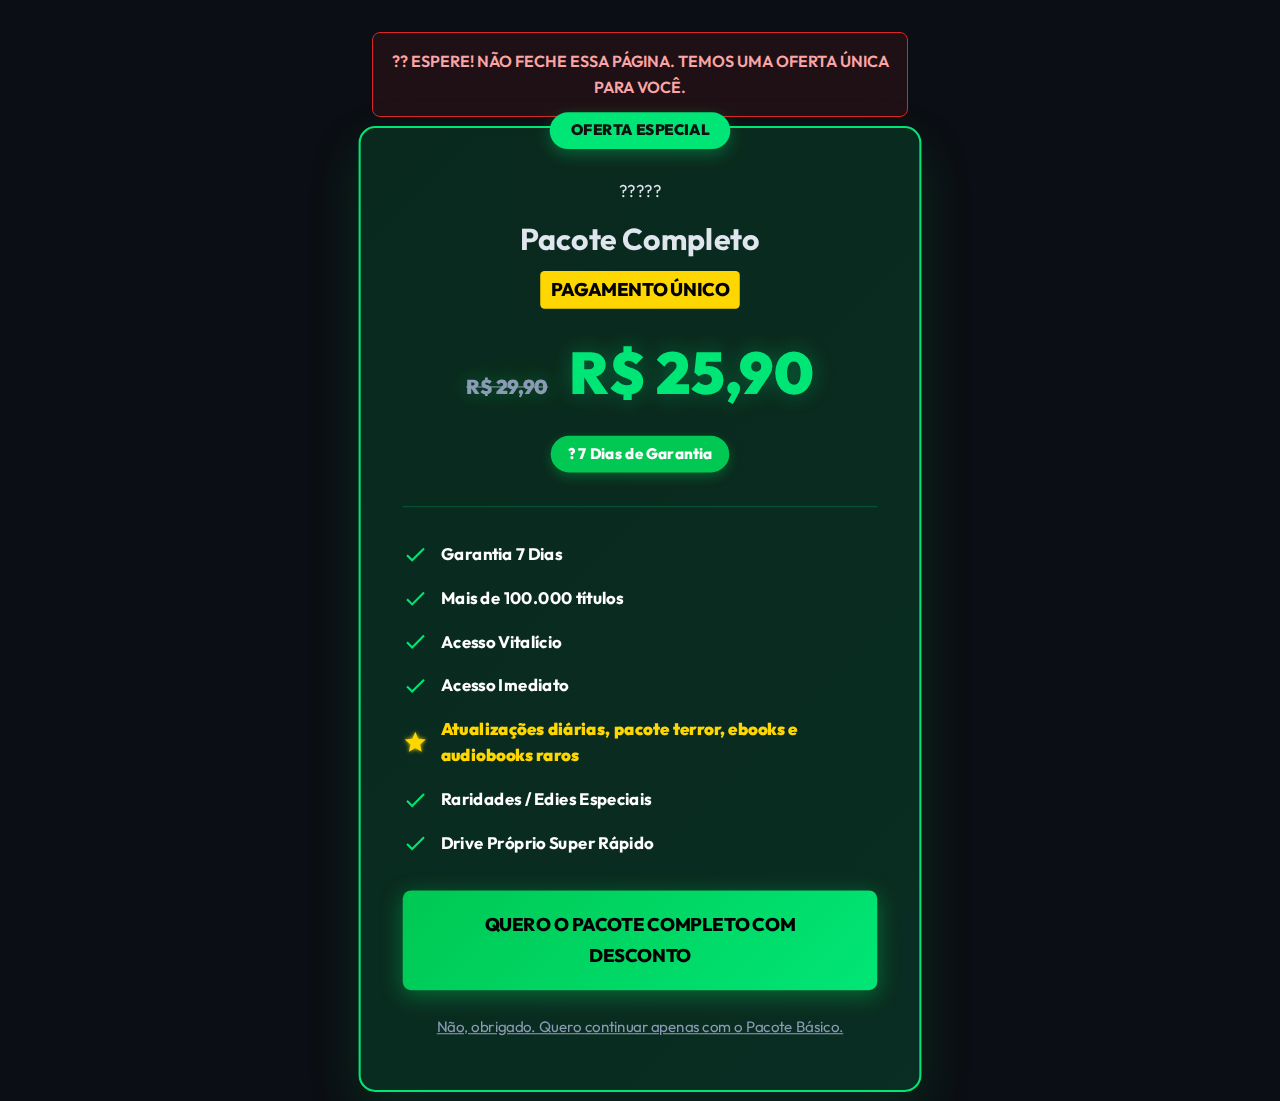
<file: oferta.html>
<!DOCTYPE html>
<html lang="pt-BR">

<head>
    <meta charset="UTF-8">
    <meta name="viewport" content="width=device-width, initial-scale=1.0">
    <meta name="description" content="HQFlix Brasil - OFERTA ESPECIAL.">
    <title>HQFlix Brasil | Oferta Especial</title>
    <link rel="preconnect" href="https://fonts.googleapis.com">
    <link rel="preconnect" href="https://fonts.gstatic.com" crossorigin>
    <link href="https://fonts.googleapis.com/css2?family=Outfit:wght@300;400;500;700;800;900&display=swap"
        rel="stylesheet">
    <!-- Async CSS Loading -->
    <link rel="preload" as="style" href="./style.css" onload="this.onload=null;this.rel='stylesheet'">
    <noscript>
        <link rel="stylesheet" href="./style.css">
    </noscript>

    <!-- Meta Pixel & UTMify (Immediate load to ensure PageView fires) -->
    <script src="https://cdn.utmify.com.br/scripts/utms/latest.js" data-utmify-prevent-xcod-sck
        data-utmify-prevent-subids async></script>
    <script>
        window.pixelId = "6840e467a0535421595a09f1";
    </script>
    <script src="https://cdn.utmify.com.br/scripts/pixel/pixel.js" async></script>
    <style>
        /* BASE RESTORES FOR INDEPENDENT RENDER */
        :root {
            --bg-dark: #0B0E14;
            --bg-card: #151A25;
            --text-main: #E0E6ED;
            --text-muted: #8B9BB4;
            --accent-gold: #FFD700;
            --font-main: 'Outfit', sans-serif;
            --transition: all 0.3s cubic-bezier(0.25, 0.8, 0.25, 1);
        }

        * {
            margin: 0;
            padding: 0;
            box-sizing: border-box;
        }

        body {
            font-family: var(--font-main);
            background-color: var(--bg-dark);
            color: var(--text-main);
            min-height: 100vh;
            display: flex;
            align-items: center;
            justify-content: center;
            line-height: 1.6;
        }

        .oferta-container {
            max-width: 600px;
            width: 100%;
            padding: 2rem;
            margin: 0 auto;
        }

        .alert-offer {
            background: rgba(220, 38, 38, 0.1);
            border: 1px solid #dc2626;
            color: #fca5a5;
            padding: 1rem;
            border-radius: 8px;
            text-align: center;
            font-weight: 600;
            margin-bottom: 2rem;
            animation: pulse-border 2s infinite;
        }

        @keyframes pulse-border {
            0% {
                box-shadow: 0 0 0 0 rgba(220, 38, 38, 0.4);
            }

            70% {
                box-shadow: 0 0 0 10px rgba(220, 38, 38, 0);
            }

            100% {
                box-shadow: 0 0 0 0 rgba(220, 38, 38, 0);
            }
        }

        /* Essential components */
        .pricing-card {
            background: var(--bg-card);
            border: 1px solid rgba(255, 255, 255, 0.08);
            border-radius: 16px;
            padding: 3rem 2.5rem;
            position: relative;
            box-shadow: 0 10px 30px rgba(0, 0, 0, 0.2);
        }

        .pricing-card.complete {
            background: linear-gradient(135deg, rgba(0, 200, 83, 0.15), rgba(0, 230, 118, 0.15));
            border-color: #00E676;
            transform: scale(1.05);
            /* Slight lift */
            margin-top: 2rem;
        }

        .best-seller-ribbon {
            position: absolute;
            top: -15px;
            left: 50%;
            transform: translateX(-50%);
            background: #00E676;
            color: #111;
            padding: 6px 20px;
            border-radius: 20px;
            font-weight: 900;
            font-size: 0.9rem;
            box-shadow: 0 5px 15px rgba(0, 230, 118, 0.3);
            white-space: nowrap;
        }

        .pricing-header {
            text-align: center;
            margin-bottom: 2rem;
            padding-bottom: 2rem;
            border-bottom: 1px solid rgba(0, 230, 118, 0.2);
        }

        .pricing-header h3 {
            font-size: 1.8rem;
            margin-bottom: 0.5rem;
        }

        .pricing-desc {
            color: var(--text-muted);
            font-size: 0.95rem;
        }

        .price {
            font-size: 3.5rem;
            font-weight: 900;
            margin-top: 1rem;
        }

        .gold-text {
            color: #00E676;
            text-shadow: 0 0 20px rgba(0, 230, 118, 0.3);
        }

        .old-price {
            text-decoration: line-through;
            color: var(--text-muted);
            font-size: 1.2rem;
            margin-right: 10px;
        }

        .pricing-guarantee {
            display: inline-block;
            background: #00C853;
            color: #FFF;
            padding: 6px 16px;
            border-radius: 20px;
            font-weight: 800;
            font-size: 0.9rem;
            margin-top: 1rem;
            box-shadow: 0 4px 10px rgba(0, 200, 83, 0.3);
        }

        .feature-list {
            list-style: none;
            padding: 0;
            margin-bottom: 2rem;
        }

        .feature-list li {
            display: flex;
            align-items: center;
            margin-bottom: 1rem;
            font-size: 1rem;
            color: #FFF;
        }

        .feature-list svg {
            width: 24px;
            height: 24px;
            margin-right: 12px;
            flex-shrink: 0;
        }

        .btn {
            display: inline-block;
            padding: 1rem 2rem;
            border-radius: 8px;
            font-weight: 800;
            text-align: center;
            cursor: pointer;
            transition: var(--transition);
            text-decoration: none;
            border: none;
        }

        .btn-block {
            width: 100%;
            display: block;
        }

        .btn-lg {
            padding: 1.2rem 2.5rem;
            font-size: 1.1rem;
        }

        .btn-gold {
            background: linear-gradient(135deg, #00C853, #00E676);
            color: #000;
            box-shadow: 0 5px 20px rgba(0, 200, 83, 0.4);
        }

        .pulse {
            animation: pulseGlow 2s infinite;
        }

        @keyframes pulseGlow {
            0% {
                box-shadow: 0 0 0 0 rgba(0, 230, 118, 0.7);
            }

            70% {
                box-shadow: 0 0 0 15px rgba(0, 230, 118, 0);
            }

            100% {
                box-shadow: 0 0 0 0 rgba(0, 230, 118, 0);
            }
        }

        .mb-xs {
            margin-bottom: 0.5rem;
        }

        .btn-link-sm {
            display: block;
            text-align: center;
            color: var(--text-muted);
            text-decoration: underline;
            margin-top: 1.5rem;
            font-size: 0.9rem;
            transition: var(--transition);
        }

        .btn-link-sm:hover {
            color: #FFF;
        }
    </style>
</head>

<body>

    <div class="oferta-container">

        <div class="alert-offer">
            ?? ESPERE! N&Atilde;O FECHE ESSA P&Aacute;GINA. TEMOS UMA OFERTA &Uacute;NICA PARA VOC&Ecirc;.
        </div>

        <!-- Complete Package (Gold/Attractive) -->
        <div class="pricing-card complete" style="margin: 0; margin-top: 20px;">
            <div class="best-seller-ribbon">OFERTA ESPECIAL</div>
            <div class="pricing-header">
                <div class="stars-text mb-xs">?????</div>
                <h3>Pacote Completo</h3>
                <p class="pricing-desc"
                    style="background: var(--accent-gold); color: #000; padding: 4px 10px; border-radius: 4px; font-weight: 800; display: inline-block; font-size: 1.1rem; text-transform: uppercase;">
                    PAGAMENTO &Uacute;NICO</p>
                <div class="price gold-text">
                    <span class="old-price">R$ 29,90</span> R$ 25,90
                </div>
                <div class="pricing-guarantee">? 7 Dias de Garantia</div>
            </div>
            <div class="pricing-body">
                <ul class="feature-list active-all">
                    <li><svg viewBox="0 0 24 24">
                            <path fill="#00E676" d="M9 16.17L4.83 12l-1.42 1.41L9 19 21 7l-1.41-1.41z" />
                        </svg> <strong>Garantia 7 Dias</strong></li>
                    <li><svg viewBox="0 0 24 24">
                            <path fill="#00E676" d="M9 16.17L4.83 12l-1.42 1.41L9 19 21 7l-1.41-1.41z" />
                        </svg> <strong>Mais de 100.000 t&iacute;tulos</strong></li>
                    <li><svg viewBox="0 0 24 24">
                            <path fill="#00E676" d="M9 16.17L4.83 12l-1.42 1.41L9 19 21 7l-1.41-1.41z" />
                        </svg> <strong>Acesso Vital&iacute;cio</strong></li>
                    <li><svg viewBox="0 0 24 24">
                            <path fill="#00E676" d="M9 16.17L4.83 12l-1.42 1.41L9 19 21 7l-1.41-1.41z" />
                        </svg> <strong>Acesso Imediato</strong></li>

                    <li style="color: var(--accent-gold); font-weight: bold;"><svg viewBox="0 0 24 24"
                            style="filter: drop-shadow(0 0 2px var(--accent-gold));">
                            <path fill="#FFD700"
                                d="M12 17.27L18.18 21l-1.64-7.03L22 9.24l-7.19-.61L12 2 9.19 8.63 2 9.24l5.46 4.73L5.82 21z" />
                        </svg> <strong>Atualizações diárias, pacote terror, ebooks e audiobooks raros</strong></li>
                    <li><svg viewBox="0 0 24 24">
                            <path fill="#00E676" d="M9 16.17L4.83 12l-1.42 1.41L9 19 21 7l-1.41-1.41z" />
                        </svg> <strong>Raridades / Edies Especiais</strong></li>
                    <li><svg viewBox="0 0 24 24">
                            <path fill="#00E676" d="M9 16.17L4.83 12l-1.42 1.41L9 19 21 7l-1.41-1.41z" />
                        </svg> <strong>Drive Pr&oacute;prio Super R&aacute;pido</strong></li>
                </ul>
                <a href="https://loja.hqflixbrasil.com/checkout/v4/tJGcU8PWuhvthBSaVSUM"
                    class="btn btn-gold btn-block btn-lg pulse" style="margin-top:20px; text-transform:uppercase;">QUERO
                    O PACOTE COMPLETO COM DESCONTO</a>

                <a href="https://loja.hqflixbrasil.com/checkout/v2/70QsIw7TeVzDMmHt5odj" class="btn-link-sm">N&atilde;o,
                    obrigado. Quero continuar apenas com o Pacote B&aacute;sico.</a>
            </div>
        </div>

    </div>

    <!-- BACK REDIRECT SCRIPT -->
    <script>
        (function () {
            var url = "https://hqflixbrasil.com/ultima-chance.html";
            window.history.pushState({ page: 1 }, "", "");
            window.history.pushState({ page: 2 }, "", "");
            window.addEventListener("popstate", function (event) {
                if (event.state && event.state.page === 1) {
                    window.location.replace(url);
                }
            });
        })();
    </script>
</body>

</html>
</file>
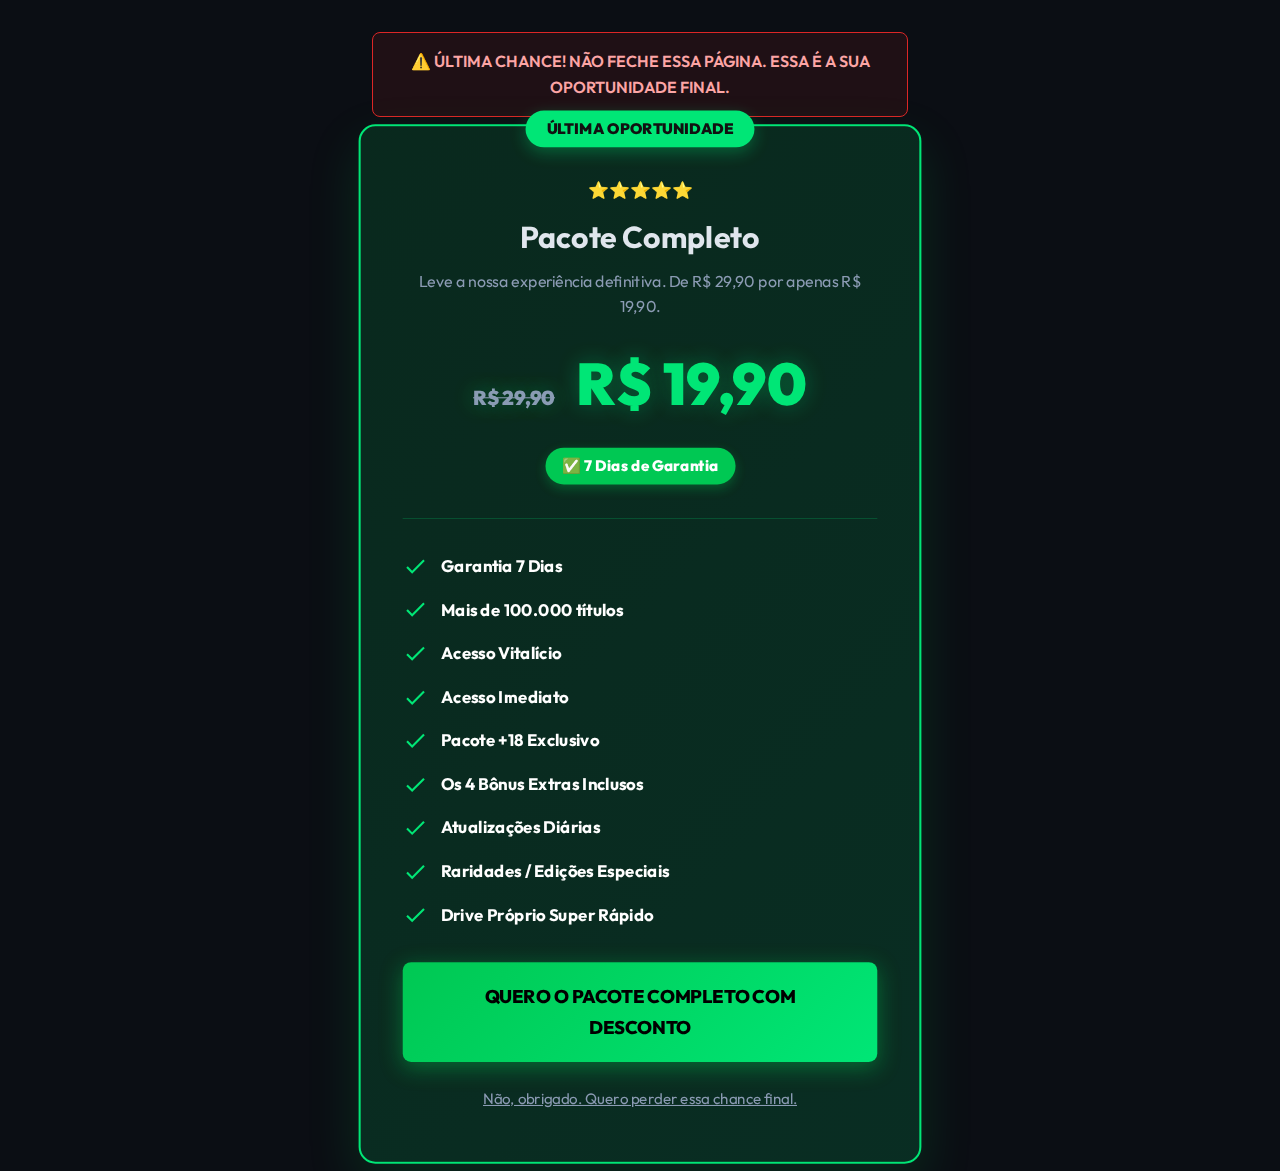
<file: ultima-chance.html>
<!DOCTYPE html>
<html lang="pt-BR">

<head>
    <meta charset="UTF-8">
    <meta name="viewport" content="width=device-width, initial-scale=1.0">
    <meta name="description" content="HQFlix Brasil - ÚLTIMA CHANCE.">
    <title>HQFlix Brasil | Última Chance</title>
    <link rel="preconnect" href="https://fonts.googleapis.com">
    <link rel="preconnect" href="https://fonts.gstatic.com" crossorigin>
    <link href="https://fonts.googleapis.com/css2?family=Outfit:wght@300;400;500;700;800;900&display=swap"
        rel="stylesheet">
    <link rel="stylesheet" href="./style.css">

    <!-- UTMify Script -->
    <script src="https://cdn.utmify.com.br/scripts/utms/latest.js" data-utmify-prevent-xcod-sck
        data-utmify-prevent-subids async defer></script>

    <!-- UTMify Pixel -->
    <script>
        window.pixelId = "6840e467a0535421595a09f1";
        var a = document.createElement("script");
        a.setAttribute("async", "");
        a.setAttribute("defer", "");
        a.setAttribute("src", "https://cdn.utmify.com.br/scripts/pixel/pixel.js");
        document.head.appendChild(a);
    </script>
    <style>
        /* BASE RESTORES FOR INDEPENDENT RENDER */
        :root {
            --bg-dark: #0B0E14;
            --bg-card: #151A25;
            --text-main: #E0E6ED;
            --text-muted: #8B9BB4;
            --accent-gold: #FFD700;
            --font-main: 'Outfit', sans-serif;
            --transition: all 0.3s cubic-bezier(0.25, 0.8, 0.25, 1);
        }

        * {
            margin: 0;
            padding: 0;
            box-sizing: border-box;
        }

        body {
            font-family: var(--font-main);
            background-color: var(--bg-dark);
            color: var(--text-main);
            min-height: 100vh;
            display: flex;
            align-items: center;
            justify-content: center;
            line-height: 1.6;
        }

        .oferta-container {
            max-width: 600px;
            width: 100%;
            padding: 2rem;
            margin: 0 auto;
        }

        .alert-offer {
            background: rgba(220, 38, 38, 0.1);
            border: 1px solid #dc2626;
            color: #fca5a5;
            padding: 1rem;
            border-radius: 8px;
            text-align: center;
            font-weight: 600;
            margin-bottom: 2rem;
            animation: pulse-border 2s infinite;
        }

        @keyframes pulse-border {
            0% {
                box-shadow: 0 0 0 0 rgba(220, 38, 38, 0.4);
            }

            70% {
                box-shadow: 0 0 0 10px rgba(220, 38, 38, 0);
            }

            100% {
                box-shadow: 0 0 0 0 rgba(220, 38, 38, 0);
            }
        }

        /* Essential components */
        .pricing-card {
            background: var(--bg-card);
            border: 1px solid rgba(255, 255, 255, 0.08);
            border-radius: 16px;
            padding: 3rem 2.5rem;
            position: relative;
            box-shadow: 0 10px 30px rgba(0, 0, 0, 0.2);
        }

        .pricing-card.complete {
            background: linear-gradient(135deg, rgba(0, 200, 83, 0.15), rgba(0, 230, 118, 0.15));
            border-color: #00E676;
            transform: scale(1.05);
            /* Slight lift */
            margin-top: 2rem;
        }

        .best-seller-ribbon {
            position: absolute;
            top: -15px;
            left: 50%;
            transform: translateX(-50%);
            background: #00E676;
            color: #111;
            padding: 6px 20px;
            border-radius: 20px;
            font-weight: 900;
            font-size: 0.9rem;
            box-shadow: 0 5px 15px rgba(0, 230, 118, 0.3);
            white-space: nowrap;
        }

        .pricing-header {
            text-align: center;
            margin-bottom: 2rem;
            padding-bottom: 2rem;
            border-bottom: 1px solid rgba(0, 230, 118, 0.2);
        }

        .pricing-header h3 {
            font-size: 1.8rem;
            margin-bottom: 0.5rem;
        }

        .pricing-desc {
            color: var(--text-muted);
            font-size: 0.95rem;
        }

        .price {
            font-size: 3.5rem;
            font-weight: 900;
            margin-top: 1rem;
        }

        .gold-text {
            color: #00E676;
            text-shadow: 0 0 20px rgba(0, 230, 118, 0.3);
        }

        .old-price {
            text-decoration: line-through;
            color: var(--text-muted);
            font-size: 1.2rem;
            margin-right: 10px;
        }

        .pricing-guarantee {
            display: inline-block;
            background: #00C853;
            color: #FFF;
            padding: 6px 16px;
            border-radius: 20px;
            font-weight: 800;
            font-size: 0.9rem;
            margin-top: 1rem;
            box-shadow: 0 4px 10px rgba(0, 200, 83, 0.3);
        }

        .feature-list {
            list-style: none;
            padding: 0;
            margin-bottom: 2rem;
        }

        .feature-list li {
            display: flex;
            align-items: center;
            margin-bottom: 1rem;
            font-size: 1rem;
            color: #FFF;
        }

        .feature-list svg {
            width: 24px;
            height: 24px;
            margin-right: 12px;
            flex-shrink: 0;
        }

        .btn {
            display: inline-block;
            padding: 1rem 2rem;
            border-radius: 8px;
            font-weight: 800;
            text-align: center;
            cursor: pointer;
            transition: var(--transition);
            text-decoration: none;
            border: none;
        }

        .btn-block {
            width: 100%;
            display: block;
        }

        .btn-lg {
            padding: 1.2rem 2.5rem;
            font-size: 1.1rem;
        }

        .btn-gold {
            background: linear-gradient(135deg, #00C853, #00E676);
            color: #000;
            box-shadow: 0 5px 20px rgba(0, 200, 83, 0.4);
        }

        .pulse {
            animation: pulseGlow 2s infinite;
        }

        @keyframes pulseGlow {
            0% {
                box-shadow: 0 0 0 0 rgba(0, 230, 118, 0.7);
            }

            70% {
                box-shadow: 0 0 0 15px rgba(0, 230, 118, 0);
            }

            100% {
                box-shadow: 0 0 0 0 rgba(0, 230, 118, 0);
            }
        }

        .mb-xs {
            margin-bottom: 0.5rem;
        }

        .btn-link-sm {
            display: block;
            text-align: center;
            color: var(--text-muted);
            text-decoration: underline;
            margin-top: 1.5rem;
            font-size: 0.9rem;
            transition: var(--transition);
        }

        .btn-link-sm:hover {
            color: #FFF;
        }
    </style>
</head>

<body>

    <div class="oferta-container">

        <div class="alert-offer">
            ⚠️ ÚLTIMA CHANCE! NÃO FECHE ESSA PÁGINA. ESSA É A SUA OPORTUNIDADE FINAL.
        </div>

        <!-- Complete Package (Gold/Attractive) -->
        <div class="pricing-card complete" style="margin: 0; margin-top: 20px;">
            <div class="best-seller-ribbon">ÚLTIMA OPORTUNIDADE</div>
            <div class="pricing-header">
                <div class="stars-text mb-xs">⭐⭐⭐⭐⭐</div>
                <h3>Pacote Completo</h3>
                <p class="pricing-desc">Leve a nossa experiência definitiva. De R$ 29,90 por apenas R$ 19,90.</p>
                <div class="price gold-text">
                    <span class="old-price">R$ 29,90</span> R$ 19,90
                </div>
                <div class="pricing-guarantee">✅ 7 Dias de Garantia</div>
            </div>
            <div class="pricing-body">
                <ul class="feature-list active-all">
                    <li><svg viewBox="0 0 24 24">
                            <path fill="#00E676" d="M9 16.17L4.83 12l-1.42 1.41L9 19 21 7l-1.41-1.41z" />
                        </svg> <strong>Garantia 7 Dias</strong></li>
                    <li><svg viewBox="0 0 24 24">
                            <path fill="#00E676" d="M9 16.17L4.83 12l-1.42 1.41L9 19 21 7l-1.41-1.41z" />
                        </svg> <strong>Mais de 100.000 títulos</strong></li>
                    <li><svg viewBox="0 0 24 24">
                            <path fill="#00E676" d="M9 16.17L4.83 12l-1.42 1.41L9 19 21 7l-1.41-1.41z" />
                        </svg> <strong>Acesso Vitalício</strong></li>
                    <li><svg viewBox="0 0 24 24">
                            <path fill="#00E676" d="M9 16.17L4.83 12l-1.42 1.41L9 19 21 7l-1.41-1.41z" />
                        </svg> <strong>Acesso Imediato</strong></li>
                    <li><svg viewBox="0 0 24 24">
                            <path fill="#00E676" d="M9 16.17L4.83 12l-1.42 1.41L9 19 21 7l-1.41-1.41z" />
                        </svg> <strong>Pacote +18 Exclusivo</strong></li>
                    <li><svg viewBox="0 0 24 24">
                            <path fill="#00E676" d="M9 16.17L4.83 12l-1.42 1.41L9 19 21 7l-1.41-1.41z" />
                        </svg> <strong>Os 4 Bônus Extras Inclusos</strong></li>
                    <li><svg viewBox="0 0 24 24">
                            <path fill="#00E676" d="M9 16.17L4.83 12l-1.42 1.41L9 19 21 7l-1.41-1.41z" />
                        </svg> <strong>Atualizações Diárias</strong></li>
                    <li><svg viewBox="0 0 24 24">
                            <path fill="#00E676" d="M9 16.17L4.83 12l-1.42 1.41L9 19 21 7l-1.41-1.41z" />
                        </svg> <strong>Raridades / Edições Especiais</strong></li>
                    <li><svg viewBox="0 0 24 24">
                            <path fill="#00E676" d="M9 16.17L4.83 12l-1.42 1.41L9 19 21 7l-1.41-1.41z" />
                        </svg> <strong>Drive Próprio Super Rápido</strong></li>
                </ul>
                <a href="https://loja.hqflixbrasil.com/checkout/v4/vbRFxb1EGIoqgTXcgFZJ"
                    class="btn btn-gold btn-block btn-lg pulse" style="margin-top:20px; text-transform:uppercase;">QUERO
                    O PACOTE COMPLETO COM DESCONTO</a>

                <a href="https://loja.hqflixbrasil.com/checkout/v2/70QsIw7TeVzDMmHt5odj" class="btn-link-sm">Não,
                    obrigado. Quero perder essa chance final.</a>
            </div>
        </div>

    </div>

</body>

</html>
</file>
<file: style.css>
/* GLOBAL VARIABLES & RESET */
:root {
    --bg-dark: #0B0E14;
    --bg-card: #151A25;
    --bg-card-hover: #1C2230;

    --text-main: #E0E6ED;
    --text-muted: #8B9BB4;

    --primary-blue: #2B58C9;
    --primary-blue-hover: #3A6CE6;
    --accent-blue-light: #5A8DF0;

    --accent-red: #E63946;
    --accent-gold: #FFD700;
    --accent-gold-hover: #FFC107;
    --accent-gold-glow: rgba(255, 215, 0, 0.4);

    --border-color: rgba(255, 255, 255, 0.08);
    --border-gold: rgba(255, 215, 0, 0.5);

    --font-main: 'Outfit', sans-serif;

    --transition: all 0.3s cubic-bezier(0.25, 0.8, 0.25, 1);
}

* {
    margin: 0;
    padding: 0;
    box-sizing: border-box;
}

html {
    scroll-behavior: smooth;
}

body {
    font-family: var(--font-main);
    background-color: var(--bg-dark);
    color: var(--text-main);
    line-height: 1.6;
    overflow-x: hidden;
}

img {
    max-width: 100%;
    height: auto;
    display: block;
}

a {
    text-decoration: none;
    color: inherit;
}

ul {
    list-style: none;
}

.container {
    max-width: 1200px;
    margin: 0 auto;
    padding: 0 20px;
}

.text-center {
    text-align: center;
}

.mt-sm {
    margin-top: 1rem;
}

.mt-md {
    margin-top: 2rem;
}

.mt-lg {
    margin-top: 4rem;
}

.highlight-blue {
    color: var(--accent-blue-light);
}

.highlight-gold {
    color: var(--accent-gold);
}

.highlight-red {
    color: var(--accent-red);
}

/* UTIL BUTTONS */
.btn {
    display: inline-flex;
    align-items: center;
    justify-content: center;
    padding: 0.8rem 1.5rem;
    border-radius: 8px;
    font-weight: 700;
    transition: var(--transition);
    cursor: pointer;
    text-align: center;
    border: none;
}

.btn-primary {
    background-color: var(--accent-gold);
    color: #000;
    box-shadow: 0 4px 14px var(--accent-gold-glow);
}

.btn-primary:hover {
    background-color: var(--accent-gold-hover);
    transform: translateY(-2px);
    box-shadow: 0 6px 20px rgba(255, 215, 0, 0.6);
}

.btn-gold {
    background: linear-gradient(135deg, #00C853, #00E676);
    color: #000;
    box-shadow: 0 4px 15px rgba(0, 200, 83, 0.4);
    border: 2px solid transparent;
}

.btn-gold:hover {
    box-shadow: 0 6px 20px rgba(0, 230, 118, 0.6);
    transform: translateY(-2px);
}

.btn-outline-primary {
    background: transparent;
    color: var(--primary-blue);
    border: 2px solid var(--primary-blue);
}

.btn-outline-primary:hover {
    background: rgba(43, 88, 201, 0.1);
}

.btn-lg {
    padding: 1.2rem 2.5rem;
    font-size: 1.2rem;
}

.btn-block {
    width: 100%;
}

.link-secondary {
    color: var(--text-muted);
    font-size: 0.95rem;
    text-decoration: underline;
    transition: var(--transition);
}

.link-secondary:hover {
    color: var(--text-main);
}

/* ANIMATIONS */
@keyframes pulseGlow {
    0% {
        box-shadow: 0 0 0 0 rgba(0, 230, 118, 0.7);
    }

    70% {
        box-shadow: 0 0 0 15px rgba(0, 230, 118, 0);
    }

    100% {
        box-shadow: 0 0 0 0 rgba(0, 230, 118, 0);
    }
}

.pulse {
    animation: pulseGlow 2s infinite;
}

@keyframes float {
    0% {
        transform: translateY(0px);
    }

    50% {
        transform: translateY(-15px);
    }

    100% {
        transform: translateY(0px);
    }
}

.floating {
    animation: float 6s ease-in-out infinite;
}

/* NOTIFICATION BAR */
.notification-bar {
    background: #111;
    color: var(--text-main);
    text-align: center;
    padding: 10px 0;
    font-size: 0.95rem;
    font-weight: 500;
    border-bottom: 1px solid var(--accent-red);
}

.scarcity-top {
    display: flex;
    align-items: center;
    justify-content: center;
    gap: 0.5rem;
    white-space: nowrap;
}

.scarcity-top .scarcity-icon {
    font-size: 1.1rem;
}

.scarcity-top .countdown {
    font-size: 1.1rem;
    font-weight: 800;
    color: var(--accent-red);
}

@media (max-width: 600px) {
    .notification-bar {
        font-size: 0.75rem;
        padding: 8px 5px;
    }

    .scarcity-top .scarcity-icon,
    .scarcity-top .countdown {
        font-size: 0.8rem;
    }
}

/* HEADER */
.header {
    background: rgba(11, 14, 20, 0.85);
    backdrop-filter: blur(12px);
    -webkit-backdrop-filter: blur(12px);
    position: sticky;
    top: 0;
    z-index: 100;
    border-bottom: 1px solid var(--border-color);
}

.header-inner {
    display: flex;
    justify-content: space-between;
    align-items: center;
    height: 60px;
}

.logo img {
    height: 40px;
}

.nav {
    display: flex;
    gap: 2rem;
}

.nav a {
    color: var(--text-main);
    font-weight: 500;
    font-size: 1rem;
    transition: var(--transition);
}

.nav a:hover {
    color: var(--accent-blue-light);
}

.mobile-menu-btn {
    display: none;
    background: transparent;
    border: none;
    color: var(--text-main);
    font-size: 1.8rem;
    cursor: pointer;
}

@media (max-width: 768px) {
    .nav {
        display: none;
    }

    .header-inner .cta-sm {
        display: none;
    }

    .mobile-menu-btn {
        display: block;
        margin-left: 10px;
    }
}

/* MOBILE MENU OVERLAY */
.mobile-menu-overlay {
    position: fixed;
    top: -100%;
    left: 0;
    width: 100%;
    height: 50vh;
    background: rgba(11, 14, 20, 0.98);
    backdrop-filter: blur(10px);
    z-index: 99;
    /* Just below header */
    display: flex;
    flex-direction: column;
    justify-content: center;
    align-items: center;
    transition: top 0.3s cubic-bezier(0.25, 0.8, 0.25, 1);
    box-shadow: 0 10px 30px rgba(0, 0, 0, 0.5);
    border-bottom: 1px solid var(--accent-red);
}

.mobile-menu-overlay.open {
    top: 60px;
    /* Below the 60px header */
}

.mobile-nav {
    display: flex;
    flex-direction: column;
    gap: 2rem;
    text-align: center;
}

.mobile-link {
    font-size: 1.5rem;
    color: var(--text-main);
    font-weight: 600;
    text-decoration: none;
    transition: var(--transition);
}

.mobile-link:hover {
    color: var(--accent-gold);
}

/* HERO SECTION (CARD LAYOUT) */
.hero {
    display: grid;
    padding: 0;
    overflow: hidden;
    background: #f8f9fa;
    min-height: 100vh;
    /* Light background to make card pop as requested */
}

.hero {
    display: grid;
    padding: 0;
    overflow: hidden;
    background: #f8f9fa;
    /* Light background to make card pop as requested */
}

.hero-bg-glow {
    display: none;
    /* Not needed for card layout */
}

.hero-container {
    position: relative;
    z-index: 1;
    display: flex;
    flex-direction: column;
    align-items: center;
    gap: 2rem;
    padding: 1rem 20px 3rem;
}

.hero-card-wrapper {
    position: relative;
    width: 100%;
    max-width: 600px;
    border-radius: 20px;
    padding: 4px;
    background: linear-gradient(135deg, var(--accent-red), var(--accent-gold), rgba(255, 255, 255, 0.8));
    box-shadow: 0 20px 40px rgba(0, 0, 0, 0.15);
}

.hero-card {
    background-color: #fff;
    background-size: cover;
    background-position: center;
    border-radius: 16px;
    display: grid;
    overflow: hidden;
    text-align: center;
    padding: 0;
    z-index: 1;
}

.hero-card::before {
    content: '';
    position: absolute;
    top: 0;
    left: 0;
    width: 100%;
    height: 100%;
    backdrop-filter: blur(4px);
    -webkit-backdrop-filter: blur(4px);
    z-index: -1;
}

.hero-card-content {
    position: relative;
    z-index: 2;
    padding: 1.5rem 1rem;
}

.guarantee-badge-top {
    display: inline-block;
    background: #166534;
    border: 2px solid #22c55e;
    color: #FFF;
    font-weight: 800;
    font-size: 0.85rem;
    padding: 5px 12px;
    border-radius: 20px;
    margin-bottom: 2rem;
    box-shadow: 0 4px 6px rgba(0, 0, 0, 0.2);
}

.hero-title {
    font-size: 3.5rem;
    font-weight: 900;
    line-height: 1;
    color: var(--accent-gold);
    margin-bottom: 0.25rem;
    text-shadow: 2px 2px 6px rgba(0, 0, 0, 0.6);
}

.highlight-title {
    color: #f15a24;
    /* Orange tone for "HQs e Mangás" */
}

.hero-subtitle {
    font-size: 1.2rem;
    font-weight: 800;
    color: #E0E6ED;
    margin-bottom: 1rem;
    letter-spacing: 1px;
    text-shadow: 1px 1px 4px rgba(0, 0, 0, 0.8);
}

.hero-img-centered {
    width: 100%;
    max-width: 480px;
    margin: 0 auto;
    display: block;
    filter: drop-shadow(0 15px 20px rgba(0, 0, 0, 0.4));
}

.hero-update-text {
    font-size: 1.2rem;
    font-weight: 800;
    color: #FFC107;
    margin: 1.5rem 0;
    text-shadow: 1px 1px 3px rgba(0, 0, 0, 0.9);
}

.hero-badge-green {
    background: transparent;
    border: none;
    color: #22c55e;
    font-weight: 900;
    font-size: 1.1rem;
    padding: 5px 0;
    display: inline-block;
    margin-bottom: 1rem;
    text-shadow: 1px 1px 4px rgba(0, 0, 0, 0.9);
    text-transform: uppercase;
    letter-spacing: 0.5px;
}

.hero-social-proof {
    display: flex;
    align-items: center;
    justify-content: center;
    gap: 0.5rem;
    font-size: 1rem;
    color: #FFF;
}

.hero-social-proof .stars {
    color: var(--accent-gold);
    font-size: 1.2rem;
}

.hero-actions-stacked {
    display: flex;
    flex-direction: column;
    gap: 1rem;
    width: 100%;
    max-width: 500px;
    margin: 0 auto;
}

.btn-xl {
    padding: 1.2rem 2rem;
    font-size: 1.2rem;
    width: 100%;
    border-radius: 8px;
}

.btn-outline-dark {
    background: var(--primary-blue);
    color: #FFF;
    border: 2px solid var(--primary-blue);
    box-shadow: 0 4px 10px rgba(43, 88, 201, 0.4);
}

.btn-outline-dark:hover {
    background: var(--primary-blue-hover);
    transform: translateY(-2px);
    border-color: var(--primary-blue-hover);
}

@media (max-width: 600px) {
    .hero-title {
        font-size: 2.8rem;
    }

    .hero-subtitle {
        font-size: 1.1rem;
    }

    .hero-update-text {
        font-size: 1rem;
    }

    .hero-badge-green {
        font-size: 0.8rem;
    }
}

/* PUBLISHERS CAROUSEL */
.publishers-section {
    padding: 3rem 0;
    background: rgba(255, 255, 255, 0.02);
    border-top: 1px solid var(--border-color);
    border-bottom: 1px solid var(--border-color);
}

.publishers-title {
    text-align: center;
    color: var(--text-muted);
    font-size: 1rem;
    font-weight: 500;
    text-transform: uppercase;
    letter-spacing: 2px;
    margin-bottom: 2rem;
}

.marquee-wrapper {
    width: 100%;
    overflow: hidden;
    display: flex;
    position: relative;
    -webkit-mask-image: linear-gradient(to right, transparent, black 10%, black 90%, transparent);
    mask-image: linear-gradient(to right, transparent, black 10%, black 90%, transparent);
}

.marquee-track {
    display: flex;
    gap: 10px;
    padding-left: 10px;
    will-change: transform;
}

.track-left {
    animation: marqueeLeft 30s linear infinite;
}

.track-right {
    animation: marqueeRight 30s linear infinite;
    flex-direction: row-reverse;
}

.publisher-card {
    min-width: 150px;
    width: 150px;
    height: 230px;
    background: transparent;
    border: 1px solid var(--border-color);
    border-radius: 8px;
    display: flex;
    align-items: center;
    justify-content: center;
    overflow: hidden;
    flex-shrink: 0;
    transition: var(--transition);
}

.publisher-card img {
    width: 100%;
    height: 100%;
    object-fit: cover;
    transition: var(--transition);
}

.publisher-card:hover {
    border-color: var(--accent-gold);
    transform: scale(1.05);
    box-shadow: 0 10px 20px rgba(0, 0, 0, 0.5);
}

.publisher-card:hover img {
    transform: scale(1.1);
}

@media (max-width: 600px) {
    .publisher-card {
        min-width: 120px;
        width: 120px;
        height: 180px;
    }
}

@keyframes marqueeLeft {
    0% {
        transform: translateX(0);
    }

    100% {
        transform: translateX(-50%);
    }
}

@keyframes marqueeRight {
    0% {
        transform: translateX(-50%);
    }

    100% {
        transform: translateX(0);
    }
}

/* COMMON SECTION STYLES */
.section-heading {
    text-align: center;
    font-size: 2.5rem;
    font-weight: 800;
    margin-bottom: 0.5rem;
}

.section-subheading {
    text-align: center;
    color: var(--text-muted);
    font-size: 1.2rem;
    margin-bottom: 1.5rem;
}

/* HOW IT WORKS (VIDEO) */
.how-it-works {
    padding: 2rem 0;
}

.video-wrapper {
    max-width: 800px;
    margin: 0 auto;
    border-radius: 16px;
    overflow: hidden;
    box-shadow: 0 20px 50px rgba(0, 0, 0, 0.5);
    border: 1px solid var(--border-color);
    background: #000;
}

.review-card {
    min-width: 250px;
    width: 250px;
    height: 480px;
    border-radius: 12px;
    overflow: hidden;
    flex-shrink: 0;
    box-shadow: 0 10px 20px rgba(0, 0, 0, 0.5);
    background: transparent;
    border: none;
}

.review-card img {
    width: 100%;
    height: 100%;
    object-fit: contain;
}

@media (max-width: 600px) {
    .review-card {
        min-width: 200px;
        width: 200px;
        height: 380px;
    }
}

/* BENEFITS */
.benefits {
    padding: 4rem 0;
    background: radial-gradient(circle at center, rgba(43, 88, 201, 0.05) 0%, var(--bg-dark) 100%);
}

.benefits-grid {
    display: grid;
    grid-template-columns: repeat(auto-fit, minmax(320px, 1fr));
    gap: 1.5rem;
    margin-top: 1.5rem;
}

.benefit-card {
    background: var(--bg-card);
    border: 1px solid var(--border-color);
    border-radius: 16px;
    padding: 2.5rem 2rem;
    transition: var(--transition);
}

.benefit-card:hover {
    transform: translateY(-5px);
    border-color: rgba(90, 141, 240, 0.3);
    box-shadow: 0 10px 30px rgba(0, 0, 0, 0.3);
}

.benefit-icon {
    width: 80px;
    height: 80px;
    object-fit: contain;
    margin-bottom: 1.5rem;
    border-radius: 12px;
}

.benefit-icon-lg {
    width: 160px;
    height: 160px;
    object-fit: contain;
    margin: 0 auto 1.5rem auto;
    border-radius: 12px;
    display: block;
}

.benefit-card.text-center {
    text-align: center;
}

.benefit-title {
    font-size: 1.4rem;
    margin-bottom: 1rem;
    color: #FFF;
}

.benefit-desc {
    color: var(--text-muted);
}

/* CONTENT SHOWCASE */
.content-showcase {
    padding: 4rem 0;
}

.cols-2 {
    display: grid;
    grid-template-columns: 1fr 1fr;
    gap: 4rem;
    align-items: center;
}

.badge-gold {
    display: inline-block;
    background: rgba(255, 215, 0, 0.1);
    color: var(--accent-gold);
    padding: 6px 14px;
    border-radius: 20px;
    font-size: 0.85rem;
    font-weight: 700;
    letter-spacing: 1px;
    margin-bottom: 1rem;
    border: 1px solid rgba(255, 215, 0, 0.2);
}

.content-showcase h2 {
    font-size: 2.2rem;
    margin-bottom: 1.5rem;
    line-height: 1.2;
}

.content-showcase p {
    color: var(--text-muted);
    font-size: 1.1rem;
    margin-bottom: 2rem;
}

.check-list li {
    position: relative;
    padding-left: 2rem;
    margin-bottom: 1rem;
    font-weight: 500;
}

.check-list li::before {
    content: '\2713';
    position: absolute;
    left: 0;
    color: #00C853;
    font-size: 1.2rem;
}

.cover-stack {
    position: relative;
    height: 400px;
}

.cover {
    width: 250px;
    height: 380px;
    background: #1e1e2f;
    border-radius: 12px;
    position: absolute;
    border: 2px solid rgba(255, 255, 255, 0.1);
    box-shadow: 0 20px 40px rgba(0, 0, 0, 0.6);
    display: flex;
    align-items: center;
    justify-content: center;
    font-weight: 800;
    font-size: 1.5rem;
    color: rgba(255, 255, 255, 0.2);
    transition: var(--transition);
}

.c1 {
    top: 0;
    left: 0;
    z-index: 1;
    transform: rotate(-5deg);
}

.c2 {
    top: 20px;
    left: 60px;
    z-index: 2;
    background: #2a2a40;
}

.c3 {
    top: 40px;
    left: 120px;
    z-index: 3;
    transform: rotate(5deg);
    background: #3a1c1c;
    border-color: rgba(230, 57, 70, 0.3);
}

@media (max-width: 900px) {
    .cols-2 {
        grid-template-columns: 1fr;
    }

    .cover-stack {
        height: 300px;
        max-width: 100%;
        display: flex;
        justify-content: center;
    }

    .c1,
    .c2,
    .c3 {
        position: static;
        transform: none;
        margin: -20px;
        width: 150px;
        height: 230px;
    }

    .c2 {
        z-index: 2;
        transform: translateY(-20px) scale(1.1);
    }
}

/* BONUSES */
.bonuses {
    padding: 4rem 0;
    background: var(--bg-card);
    border-top: 1px solid var(--border-color);
}

.bonus-grid {
    display: grid;
    grid-template-columns: repeat(auto-fit, minmax(250px, 1fr));
    gap: 1.5rem;
    margin-top: 1.5rem;
}

.bonus-card {
    background: rgba(255, 255, 255, 0.02);
    border: 1px dashed rgba(255, 215, 0, 0.3);
    border-radius: 12px;
    padding: 2rem;
    position: relative;
    transition: var(--transition);
}

.bonus-img {
    width: 100%;
    max-width: 250px;
    height: auto;
    border-radius: 8px;
    margin-bottom: 1.5rem;
    box-shadow: 0 10px 20px rgba(0, 0, 0, 0.3);
}

.bonus-card:hover {
    background: rgba(255, 215, 0, 0.05);
    border-style: solid;
}

.bonus-number {
    position: absolute;
    top: -20px;
    right: 20px;
    font-size: 4rem;
    font-weight: 900;
    color: rgba(255, 255, 255, 0.05);
    line-height: 1;
}

.bonus-title {
    font-size: 1.2rem;
    margin-bottom: 1rem;
    color: var(--accent-gold);
}

.bonus-card p {
    color: var(--text-muted);
    font-size: 0.95rem;
}

/* PRICING */
.pricing {
    padding: 4rem 0;
}

.pricing-grid {
    display: grid;
    grid-template-columns: repeat(auto-fit, minmax(350px, 1fr));
    gap: 1.5rem;
    max-width: 900px;
    margin: 2rem auto;
    align-items: center;
}

.pricing-card {
    background: var(--bg-card);
    border: 1px solid var(--border-color);
    border-radius: 16px;
    padding: 3rem 2.5rem;
    position: relative;
    box-shadow: 0 10px 30px rgba(0, 0, 0, 0.2);
}

.pricing-card.complete {
    background: linear-gradient(135deg, rgba(0, 200, 83, 0.15), rgba(0, 230, 118, 0.05));
    border-color: #00E676;
}

.pricing-header {
    text-align: center;
    margin-bottom: 2rem;
    padding-bottom: 2rem;
    border-bottom: 1px solid var(--border-color);
}

.pricing-header h3 {
    font-size: 1.8rem;
    margin-bottom: 0.5rem;
}

.pricing-desc {
    color: var(--text-muted);
    font-size: 0.95rem;
}

.price {
    font-size: 3.5rem;
    font-weight: 900;
    margin-top: 1rem;
}

.pricing-guarantee {
    display: inline-block;
    background: #00C853;
    color: #FFF;
    padding: 6px 16px;
    border-radius: 20px;
    font-weight: 800;
    font-size: 0.9rem;
    margin-top: 1rem;
    box-shadow: 0 4px 10px rgba(0, 200, 83, 0.3);
}

.period {
    font-size: 1rem;
    color: var(--text-muted);
    font-weight: 400;
}

.feature-list li {
    display: flex;
    align-items: center;
    margin-bottom: 1rem;
    font-size: 1rem;
    color: var(--text-main);
}

.feature-list svg {
    width: 24px;
    height: 24px;
    margin-right: 12px;
    flex-shrink: 0;
}

.feature-list .disabled {
    color: var(--text-muted);
    text-decoration: line-through;
    opacity: 0.6;
}

/* Highlighted Pricing Card */
.pricing-card.complete {
    background: linear-gradient(135deg, rgba(0, 200, 83, 0.15), rgba(0, 230, 118, 0.15));
    border: 2px solid #00E676;
    transform: scale(1.05);
    box-shadow: 0 20px 50px rgba(0, 200, 83, 0.15);
}

.best-seller-ribbon {
    position: absolute;
    top: -15px;
    left: 50%;
    transform: translateX(-50%);
    background: #00E676;
    color: #111;
    padding: 6px 20px;
    border-radius: 20px;
    font-weight: 900;
    font-size: 0.9rem;
    box-shadow: 0 5px 15px rgba(0, 230, 118, 0.3);
    white-space: nowrap;
}

.basic-offer-arrow {
    text-align: center;
    color: var(--text-muted);
    font-size: 0.9rem;
    font-weight: 600;
}

.secure-payment {
    text-align: center;
    color: var(--text-muted);
    font-size: 0.9rem;
    font-weight: 600;
}

.pricing-card.complete .pricing-header {
    border-color: rgba(0, 230, 118, 0.2);
}

.gold-text {
    color: var(--accent-gold);
    text-shadow: 0 0 20px rgba(255, 215, 0, 0.3);
}

.green-text {
    color: #00E676;
    text-shadow: 0 0 20px rgba(0, 230, 118, 0.3);
}

.guarantee-content-box {
    margin: 3rem auto 0 auto;
    max-width: 700px;
    background: #0a0a0a;
    border: 1px solid rgba(255, 255, 255, 0.1);
    border-radius: 12px;
    padding: 2.5rem 2rem;
    box-shadow: 0 10px 40px rgba(0, 0, 0, 0.5);
}

.guarantee-image {
    width: 100%;
    max-width: 450px;
    height: auto;
    border-radius: 8px;
    margin: 0 auto;
    display: block;
}

.guarantee-risk-free {
    color: var(--text-main);
    font-size: 1.05rem;
    line-height: 1.5;
    margin-top: 1.5rem;
}

@media (max-width: 768px) {
    .pricing-card.complete {
        transform: scale(1);
    }

    .pricing-grid {
        margin: 2rem auto;
    }
}

/* FAQ */
.faq-section {
    padding: 6rem 0;
    background: var(--bg-card);
}

.faq-accordion {
    max-width: 800px;
    margin: 3rem auto 0;
}

.faq-item {
    border-bottom: 1px solid var(--border-color);
}

.faq-question {
    width: 100%;
    background: transparent;
    border: none;
    color: var(--text-main);
    font-size: 1.1rem;
    font-weight: 600;
    text-align: left;
    padding: 1.5rem 0;
    cursor: pointer;
    display: flex;
    justify-content: space-between;
    align-items: center;
    font-family: inherit;
    transition: var(--transition);
}

.faq-question:hover {
    color: var(--accent-blue-light);
}

.faq-question .icon {
    font-size: 1.5rem;
    font-weight: 300;
    transition: transform 0.3s ease;
    color: var(--text-muted);
}

.faq-item.active .faq-question .icon {
    transform: rotate(45deg);
    color: var(--accent-gold);
}

.faq-answer {
    max-height: 0;
    overflow: hidden;
    transition: max-height 0.4s ease;
}

.faq-answer p {
    padding-bottom: 1.5rem;
    color: var(--text-muted);
    font-size: 1rem;
}

/* FOOTER */
.footer {
    padding: 4rem 0 2rem;
    border-top: 1px solid var(--border-color);
}

.footer-logo {
    height: 40px;
    margin: 0 auto 1.5rem;
    opacity: 0.5;
    filter: grayscale(1);
    transition: var(--transition);
}

.footer-logo:hover {
    opacity: 1;
    filter: none;
}

.footer-disclaimer {
    max-width: 600px;
    margin: 0 auto 2rem;
    color: var(--text-muted);
    font-size: 0.85rem;
}

.footer-links {
    display: flex;
    justify-content: center;
    gap: 2rem;
    margin-bottom: 2rem;
}

.footer-links a {
    color: var(--text-main);
    font-size: 0.9rem;
}

.footer-links a:hover {
    color: var(--accent-blue-light);
}

.copyright {
    color: var(--text-muted);
    font-size: 0.85rem;
}

/* SALES POPUP */
.sales-popup {
    position: fixed;
    bottom: 20px;
    left: -400px;
    background: rgba(22, 101, 52, 0.95);
    border: 1px solid rgba(255, 255, 255, 0.1);
    border-radius: 8px;
    padding: 0.6rem 0.8rem;
    display: flex;
    align-items: center;
    gap: 0.8rem;
    box-shadow: 0 5px 15px rgba(0, 0, 0, 0.3);
    z-index: 1000;
    transition: left 0.5s cubic-bezier(0.175, 0.885, 0.32, 1.275);
    max-width: 220px;
}

.sales-popup.show {
    left: 20px;
}

.popup-img {
    background: rgba(255, 255, 255, 0.2);
    width: 30px;
    height: 30px;
    border-radius: 50%;
    display: flex;
    align-items: center;
    justify-content: center;
    font-size: 1rem;
    flex-shrink: 0;
    color: #FFF;
}

.popup-info {
    display: flex;
    flex-direction: column;
    font-size: 0.85rem;
    color: #FFF;
}

.buyer-name {
    font-weight: 800;
    color: #FFF;
}

.buyer-action {
    color: rgba(255, 255, 255, 0.9);
}

.buyer-action strong {
    color: #FFF;
    font-weight: 800;
}

.buyer-time {
    color: rgba(255, 255, 255, 0.6);
    font-size: 0.7rem;
    margin-top: 2px;
}
</file>
